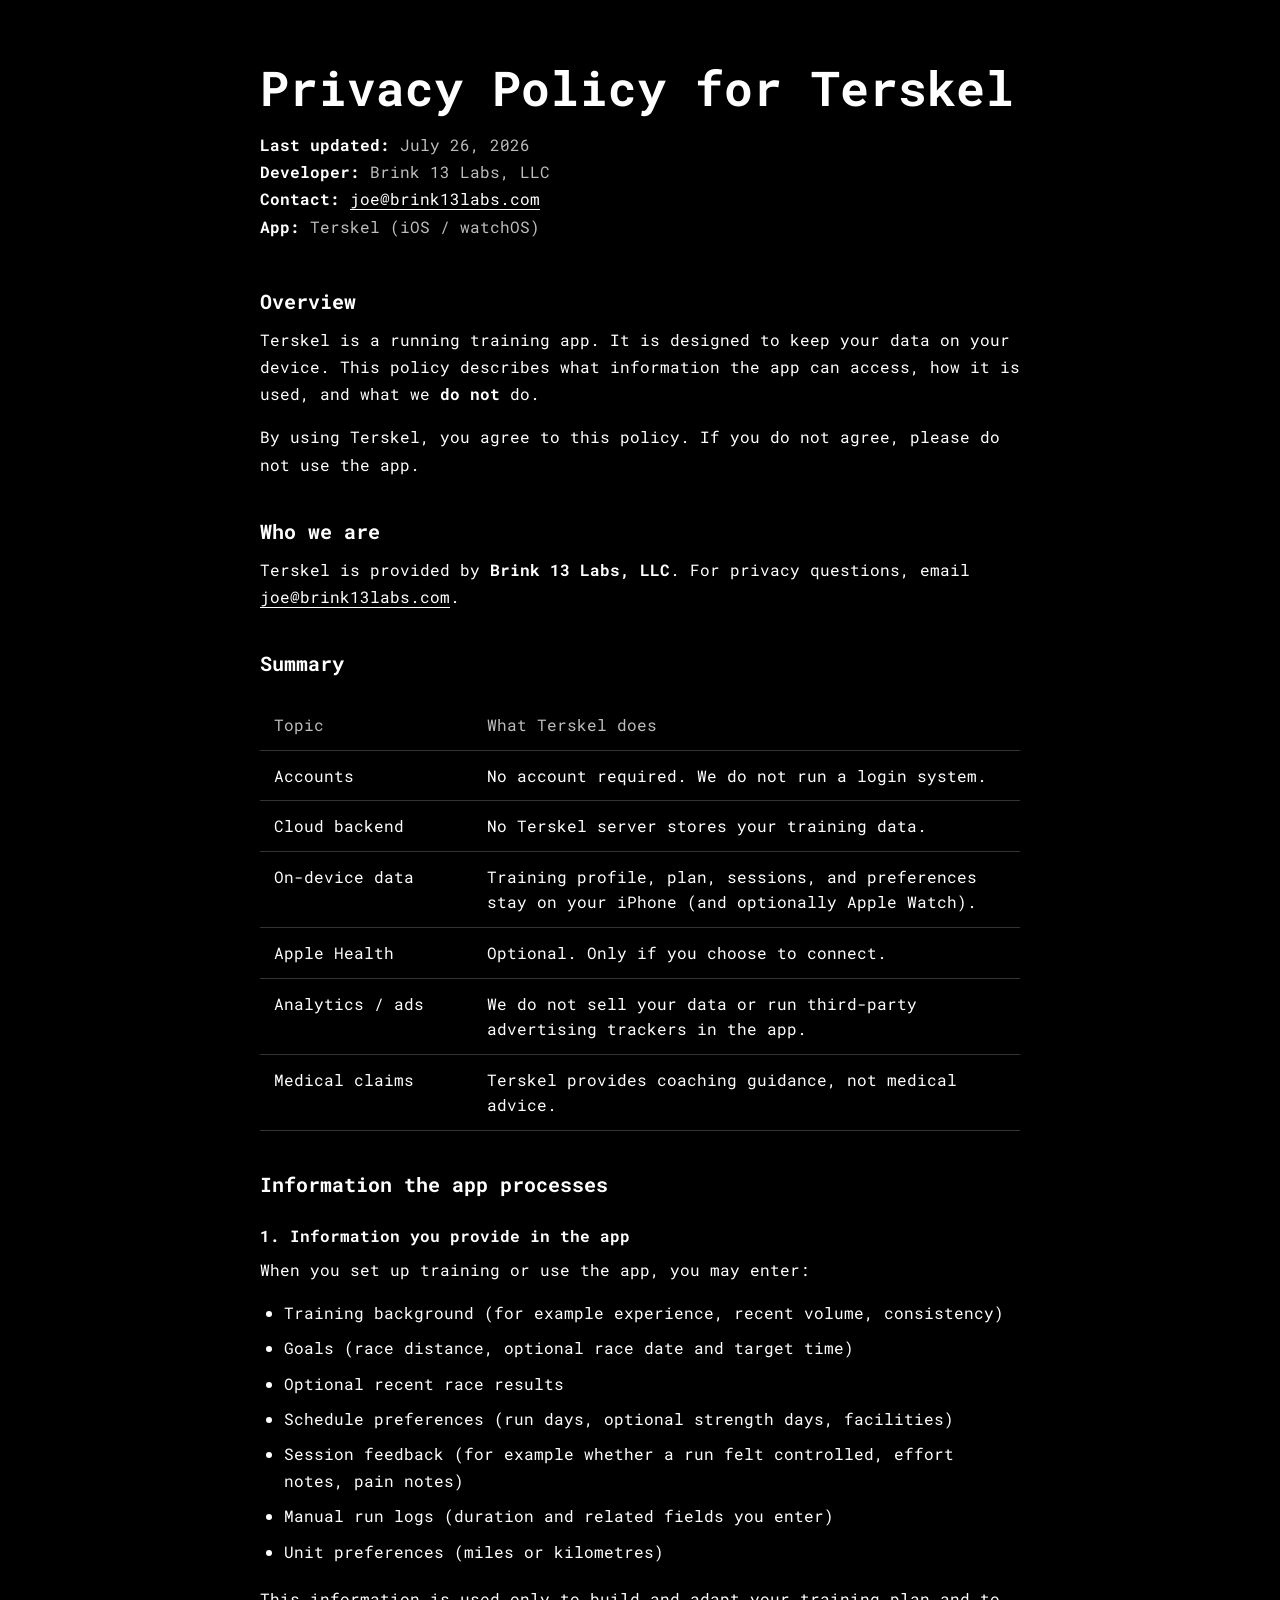
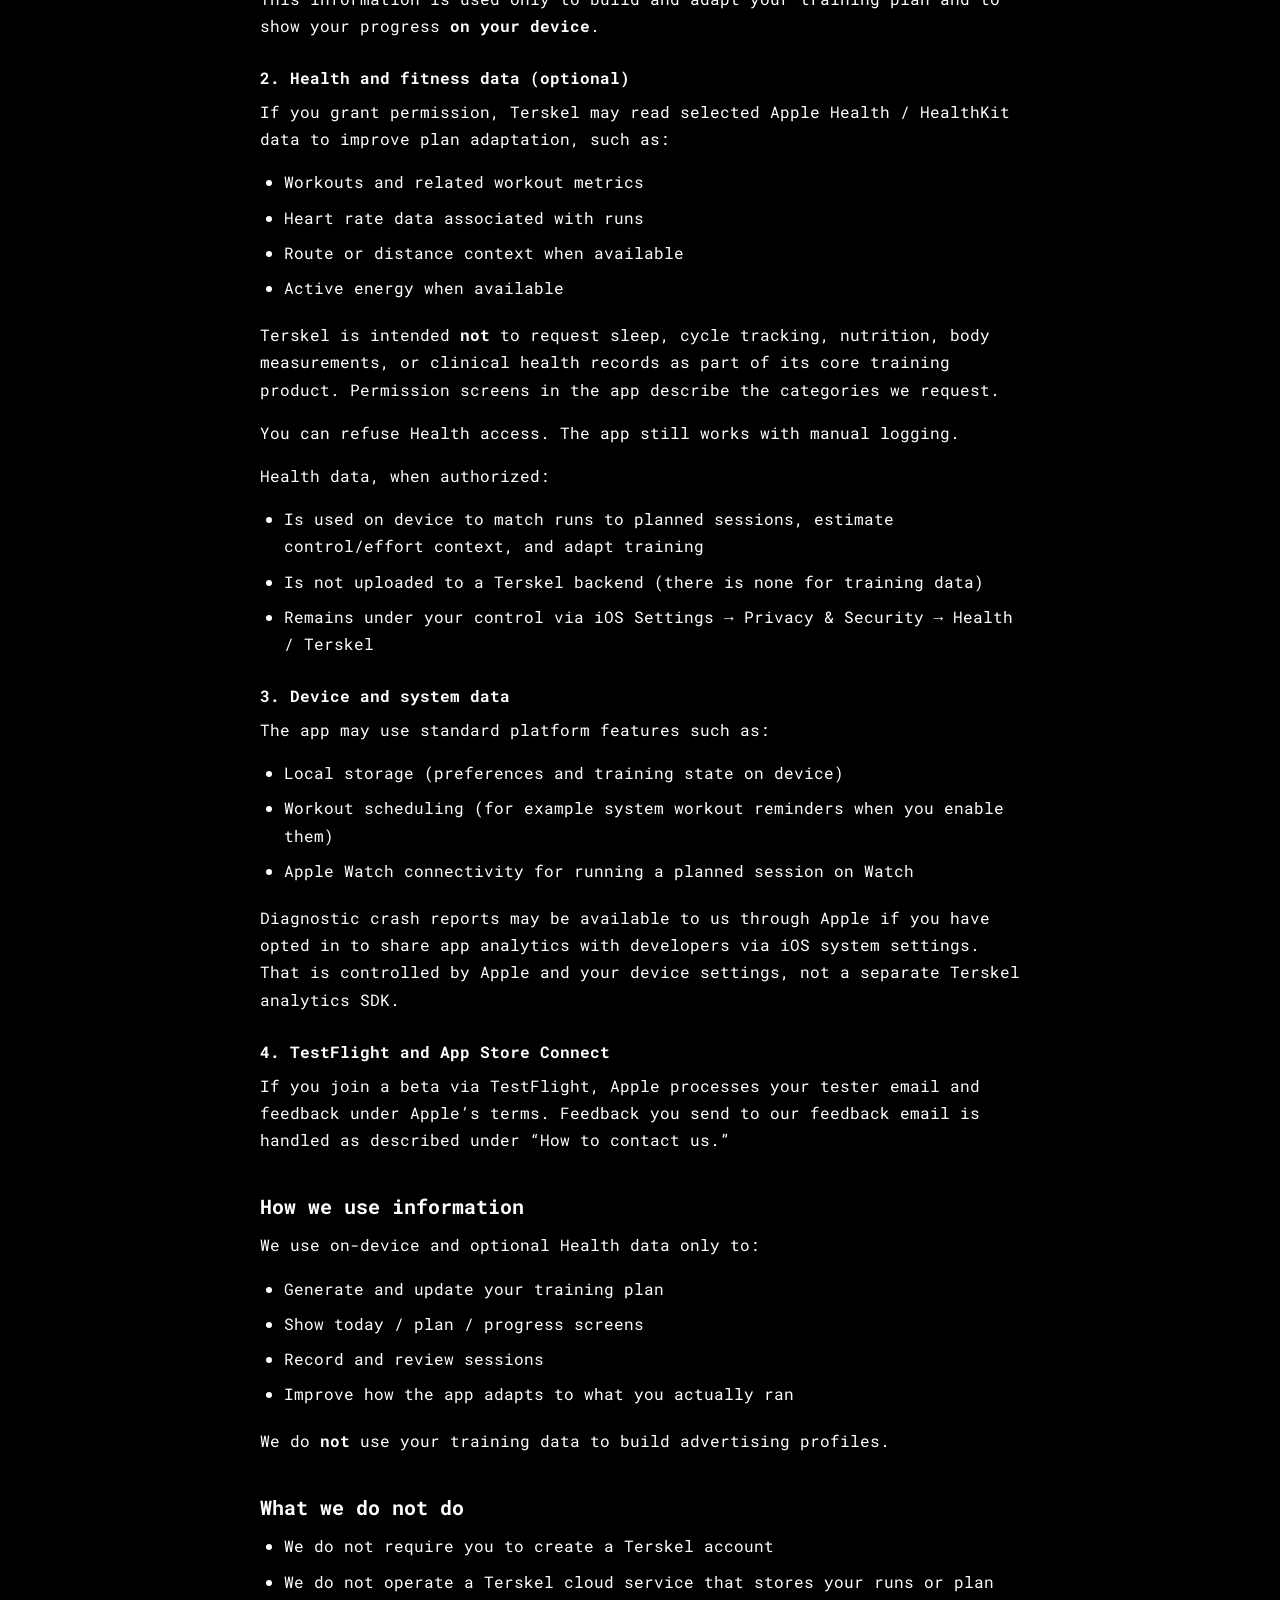
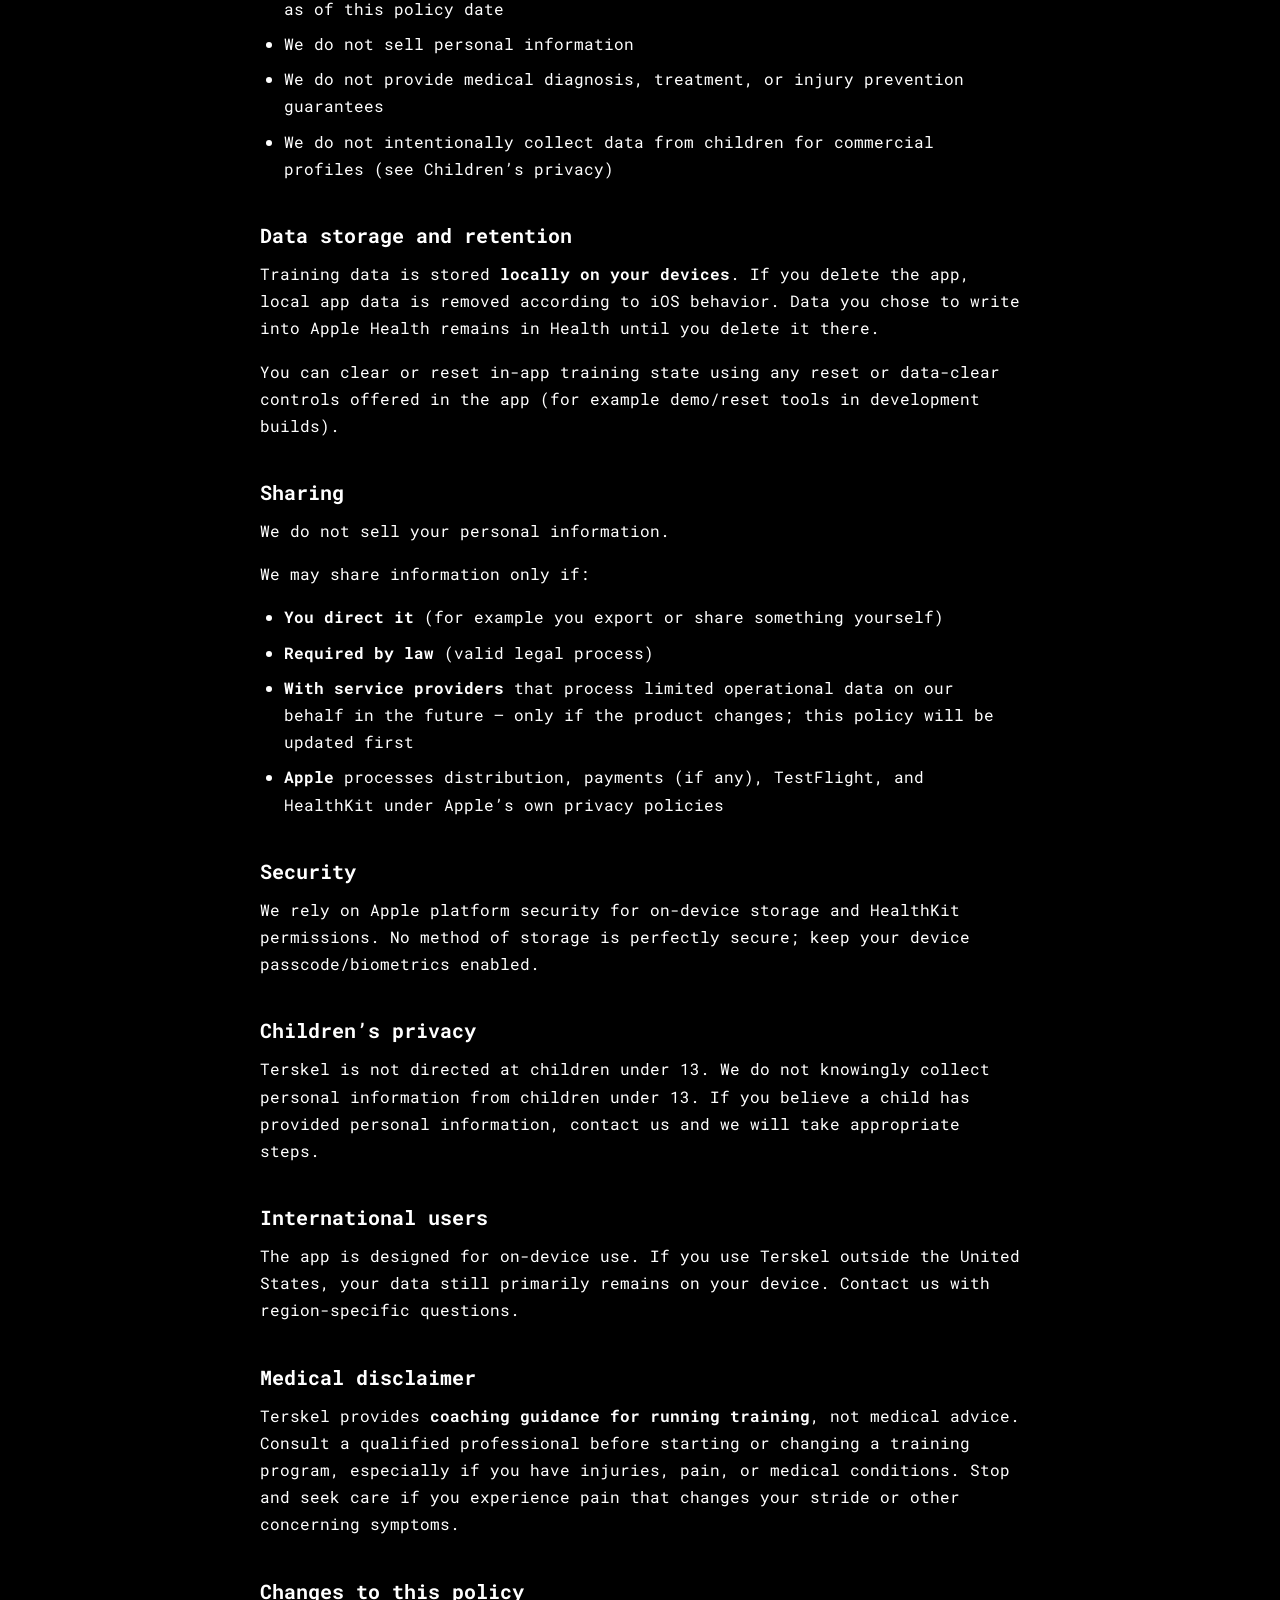
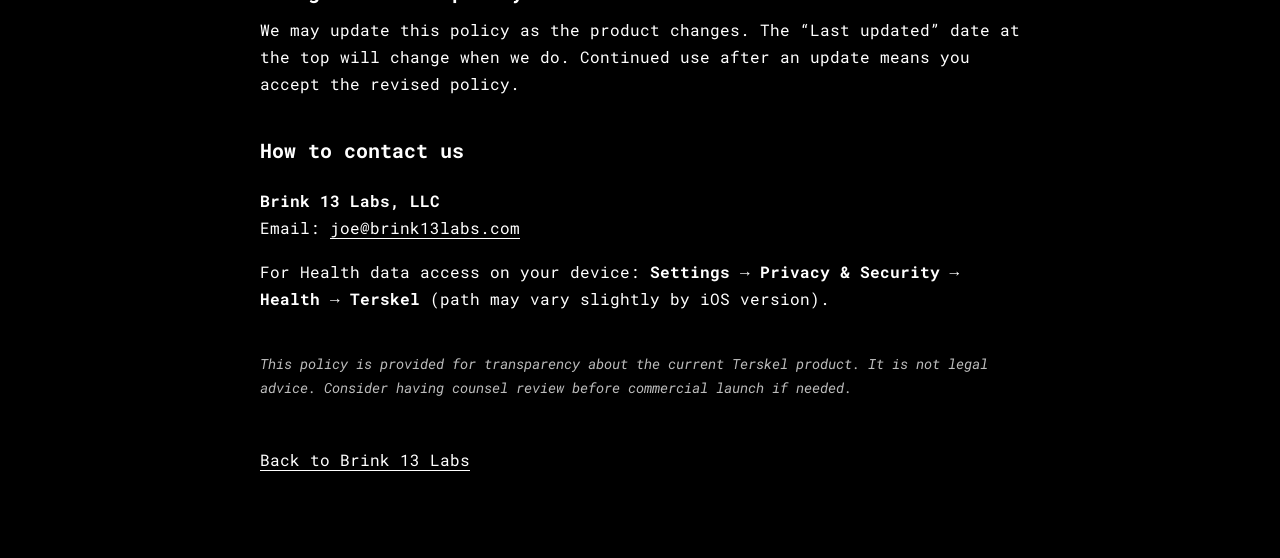
<file: terskel/privacy-policy/index.html>
<!DOCTYPE html>
<html lang="en">
<head>
    <meta charset="UTF-8">
    <meta name="viewport" content="width=device-width, initial-scale=1.0">
    <title>Terskel Privacy Policy | Brink 13 Labs</title>
    <link rel="preconnect" href="https://fonts.googleapis.com">
    <link rel="preconnect" href="https://fonts.gstatic.com" crossorigin>
    <link href="https://fonts.googleapis.com/css2?family=Roboto+Mono:wght@400;700&display=swap" rel="stylesheet">
    <link rel="icon" href="../../images/Brink 13 Labs Logo_White_Short_32x32.png" type="image/png">
    <style>
        :root {
            color-scheme: dark;
            font-family: 'Roboto Mono', monospace;
            background: #000;
            color: #fff;
        }

        body {
            min-height: 100vh;
            margin: 0;
            padding: 24px;
            box-sizing: border-box;
            background: #000;
        }

        main {
            width: min(100%, 760px);
            margin: 0 auto;
            padding: 32px 0 64px;
        }

        h1 {
            margin: 0 0 12px;
            font-size: clamp(1.75rem, 5vw, 3rem);
        }

        header {
            margin-bottom: 48px;
        }

        header p,
        section p {
            margin: 0 0 16px;
            line-height: 1.7;
        }

        header p {
            color: #bdbdbd;
        }

        h2 {
            margin: 40px 0 12px;
            font-size: 1.25rem;
        }

        h3 {
            margin: 28px 0 10px;
            font-size: 1rem;
        }

        ul {
            margin: 0 0 20px;
            padding-left: 24px;
            line-height: 1.7;
        }

        li + li {
            margin-top: 8px;
        }

        strong {
            color: #fff;
        }

        .summary {
            width: 100%;
            margin: 24px 0;
            border-collapse: collapse;
            text-align: left;
            line-height: 1.6;
        }

        .summary th,
        .summary td {
            padding: 12px 14px;
            border-bottom: 1px solid #333;
            vertical-align: top;
        }

        .summary th {
            color: #bdbdbd;
            font-weight: 400;
        }

        .summary th:first-child,
        .summary td:first-child {
            width: 28%;
        }

        .contact {
            margin-top: 24px;
        }

        .disclaimer {
            margin-top: 40px;
            color: #bdbdbd;
            font-size: 0.9rem;
        }

        a {
            display: inline-block;
            color: #fff;
            text-underline-offset: 4px;
        }

        .back-link {
            margin-top: 32px;
        }

        @media (max-width: 600px) {
            body {
                padding: 16px;
            }

            main {
                padding-top: 16px;
            }

            .summary {
                display: block;
                overflow-x: auto;
            }

            .summary th,
            .summary td {
                min-width: 180px;
            }
        }
    </style>
</head>
<body>
    <main>
        <header>
            <h1>Privacy Policy for Terskel</h1>
            <p><strong>Last updated:</strong> July 26, 2026<br>
            <strong>Developer:</strong> Brink 13 Labs, LLC<br>
            <strong>Contact:</strong> <a href="mailto:joe@brink13labs.com">joe@brink13labs.com</a><br>
            <strong>App:</strong> Terskel (iOS / watchOS)</p>
        </header>

        <section>
            <h2>Overview</h2>
            <p>Terskel is a running training app. It is designed to keep your data on your device. This policy describes what information the app can access, how it is used, and what we <strong>do not</strong> do.</p>
            <p>By using Terskel, you agree to this policy. If you do not agree, please do not use the app.</p>

            <h2>Who we are</h2>
            <p>Terskel is provided by <strong>Brink 13 Labs, LLC</strong>. For privacy questions, email <a href="mailto:joe@brink13labs.com">joe@brink13labs.com</a>.</p>

            <h2>Summary</h2>
            <table class="summary">
                <thead>
                    <tr><th>Topic</th><th>What Terskel does</th></tr>
                </thead>
                <tbody>
                    <tr><td>Accounts</td><td>No account required. We do not run a login system.</td></tr>
                    <tr><td>Cloud backend</td><td>No Terskel server stores your training data.</td></tr>
                    <tr><td>On-device data</td><td>Training profile, plan, sessions, and preferences stay on your iPhone (and optionally Apple Watch).</td></tr>
                    <tr><td>Apple Health</td><td>Optional. Only if you choose to connect.</td></tr>
                    <tr><td>Analytics / ads</td><td>We do not sell your data or run third-party advertising trackers in the app.</td></tr>
                    <tr><td>Medical claims</td><td>Terskel provides coaching guidance, not medical advice.</td></tr>
                </tbody>
            </table>

            <h2>Information the app processes</h2>
            <h3>1. Information you provide in the app</h3>
            <p>When you set up training or use the app, you may enter:</p>
            <ul>
                <li>Training background (for example experience, recent volume, consistency)</li>
                <li>Goals (race distance, optional race date and target time)</li>
                <li>Optional recent race results</li>
                <li>Schedule preferences (run days, optional strength days, facilities)</li>
                <li>Session feedback (for example whether a run felt controlled, effort notes, pain notes)</li>
                <li>Manual run logs (duration and related fields you enter)</li>
                <li>Unit preferences (miles or kilometres)</li>
            </ul>
            <p>This information is used only to build and adapt your training plan and to show your progress <strong>on your device</strong>.</p>

            <h3>2. Health and fitness data (optional)</h3>
            <p>If you grant permission, Terskel may read selected Apple Health / HealthKit data to improve plan adaptation, such as:</p>
            <ul>
                <li>Workouts and related workout metrics</li>
                <li>Heart rate data associated with runs</li>
                <li>Route or distance context when available</li>
                <li>Active energy when available</li>
            </ul>
            <p>Terskel is intended <strong>not</strong> to request sleep, cycle tracking, nutrition, body measurements, or clinical health records as part of its core training product. Permission screens in the app describe the categories we request.</p>
            <p>You can refuse Health access. The app still works with manual logging.</p>
            <p>Health data, when authorized:</p>
            <ul>
                <li>Is used on device to match runs to planned sessions, estimate control/effort context, and adapt training</li>
                <li>Is not uploaded to a Terskel backend (there is none for training data)</li>
                <li>Remains under your control via iOS Settings → Privacy &amp; Security → Health / Terskel</li>
            </ul>

            <h3>3. Device and system data</h3>
            <p>The app may use standard platform features such as:</p>
            <ul>
                <li>Local storage (preferences and training state on device)</li>
                <li>Workout scheduling (for example system workout reminders when you enable them)</li>
                <li>Apple Watch connectivity for running a planned session on Watch</li>
            </ul>
            <p>Diagnostic crash reports may be available to us through Apple if you have opted in to share app analytics with developers via iOS system settings. That is controlled by Apple and your device settings, not a separate Terskel analytics SDK.</p>

            <h3>4. TestFlight and App Store Connect</h3>
            <p>If you join a beta via TestFlight, Apple processes your tester email and feedback under Apple’s terms. Feedback you send to our feedback email is handled as described under “How to contact us.”</p>

            <h2>How we use information</h2>
            <p>We use on-device and optional Health data only to:</p>
            <ul>
                <li>Generate and update your training plan</li>
                <li>Show today / plan / progress screens</li>
                <li>Record and review sessions</li>
                <li>Improve how the app adapts to what you actually ran</li>
            </ul>
            <p>We do <strong>not</strong> use your training data to build advertising profiles.</p>

            <h2>What we do not do</h2>
            <ul>
                <li>We do not require you to create a Terskel account</li>
                <li>We do not operate a Terskel cloud service that stores your runs or plan as of this policy date</li>
                <li>We do not sell personal information</li>
                <li>We do not provide medical diagnosis, treatment, or injury prevention guarantees</li>
                <li>We do not intentionally collect data from children for commercial profiles (see Children’s privacy)</li>
            </ul>

            <h2>Data storage and retention</h2>
            <p>Training data is stored <strong>locally on your devices</strong>. If you delete the app, local app data is removed according to iOS behavior. Data you chose to write into Apple Health remains in Health until you delete it there.</p>
            <p>You can clear or reset in-app training state using any reset or data-clear controls offered in the app (for example demo/reset tools in development builds).</p>

            <h2>Sharing</h2>
            <p>We do not sell your personal information.</p>
            <p>We may share information only if:</p>
            <ul>
                <li><strong>You direct it</strong> (for example you export or share something yourself)</li>
                <li><strong>Required by law</strong> (valid legal process)</li>
                <li><strong>With service providers</strong> that process limited operational data on our behalf in the future — only if the product changes; this policy will be updated first</li>
                <li><strong>Apple</strong> processes distribution, payments (if any), TestFlight, and HealthKit under Apple’s own privacy policies</li>
            </ul>

            <h2>Security</h2>
            <p>We rely on Apple platform security for on-device storage and HealthKit permissions. No method of storage is perfectly secure; keep your device passcode/biometrics enabled.</p>

            <h2>Children’s privacy</h2>
            <p>Terskel is not directed at children under 13. We do not knowingly collect personal information from children under 13. If you believe a child has provided personal information, contact us and we will take appropriate steps.</p>

            <h2>International users</h2>
            <p>The app is designed for on-device use. If you use Terskel outside the United States, your data still primarily remains on your device. Contact us with region-specific questions.</p>

            <h2>Medical disclaimer</h2>
            <p>Terskel provides <strong>coaching guidance for running training</strong>, not medical advice. Consult a qualified professional before starting or changing a training program, especially if you have injuries, pain, or medical conditions. Stop and seek care if you experience pain that changes your stride or other concerning symptoms.</p>

            <h2>Changes to this policy</h2>
            <p>We may update this policy as the product changes. The “Last updated” date at the top will change when we do. Continued use after an update means you accept the revised policy.</p>

            <h2>How to contact us</h2>
            <p class="contact"><strong>Brink 13 Labs, LLC</strong><br>
            Email: <a href="mailto:joe@brink13labs.com">joe@brink13labs.com</a></p>
            <p>For Health data access on your device: <strong>Settings → Privacy &amp; Security → Health → Terskel</strong> (path may vary slightly by iOS version).</p>

            <p class="disclaimer"><em>This policy is provided for transparency about the current Terskel product. It is not legal advice. Consider having counsel review before commercial launch if needed.</em></p>
        </section>

        <a class="back-link" href="../../">Back to Brink 13 Labs</a>
    </main>
</body>
</html>
</file>
